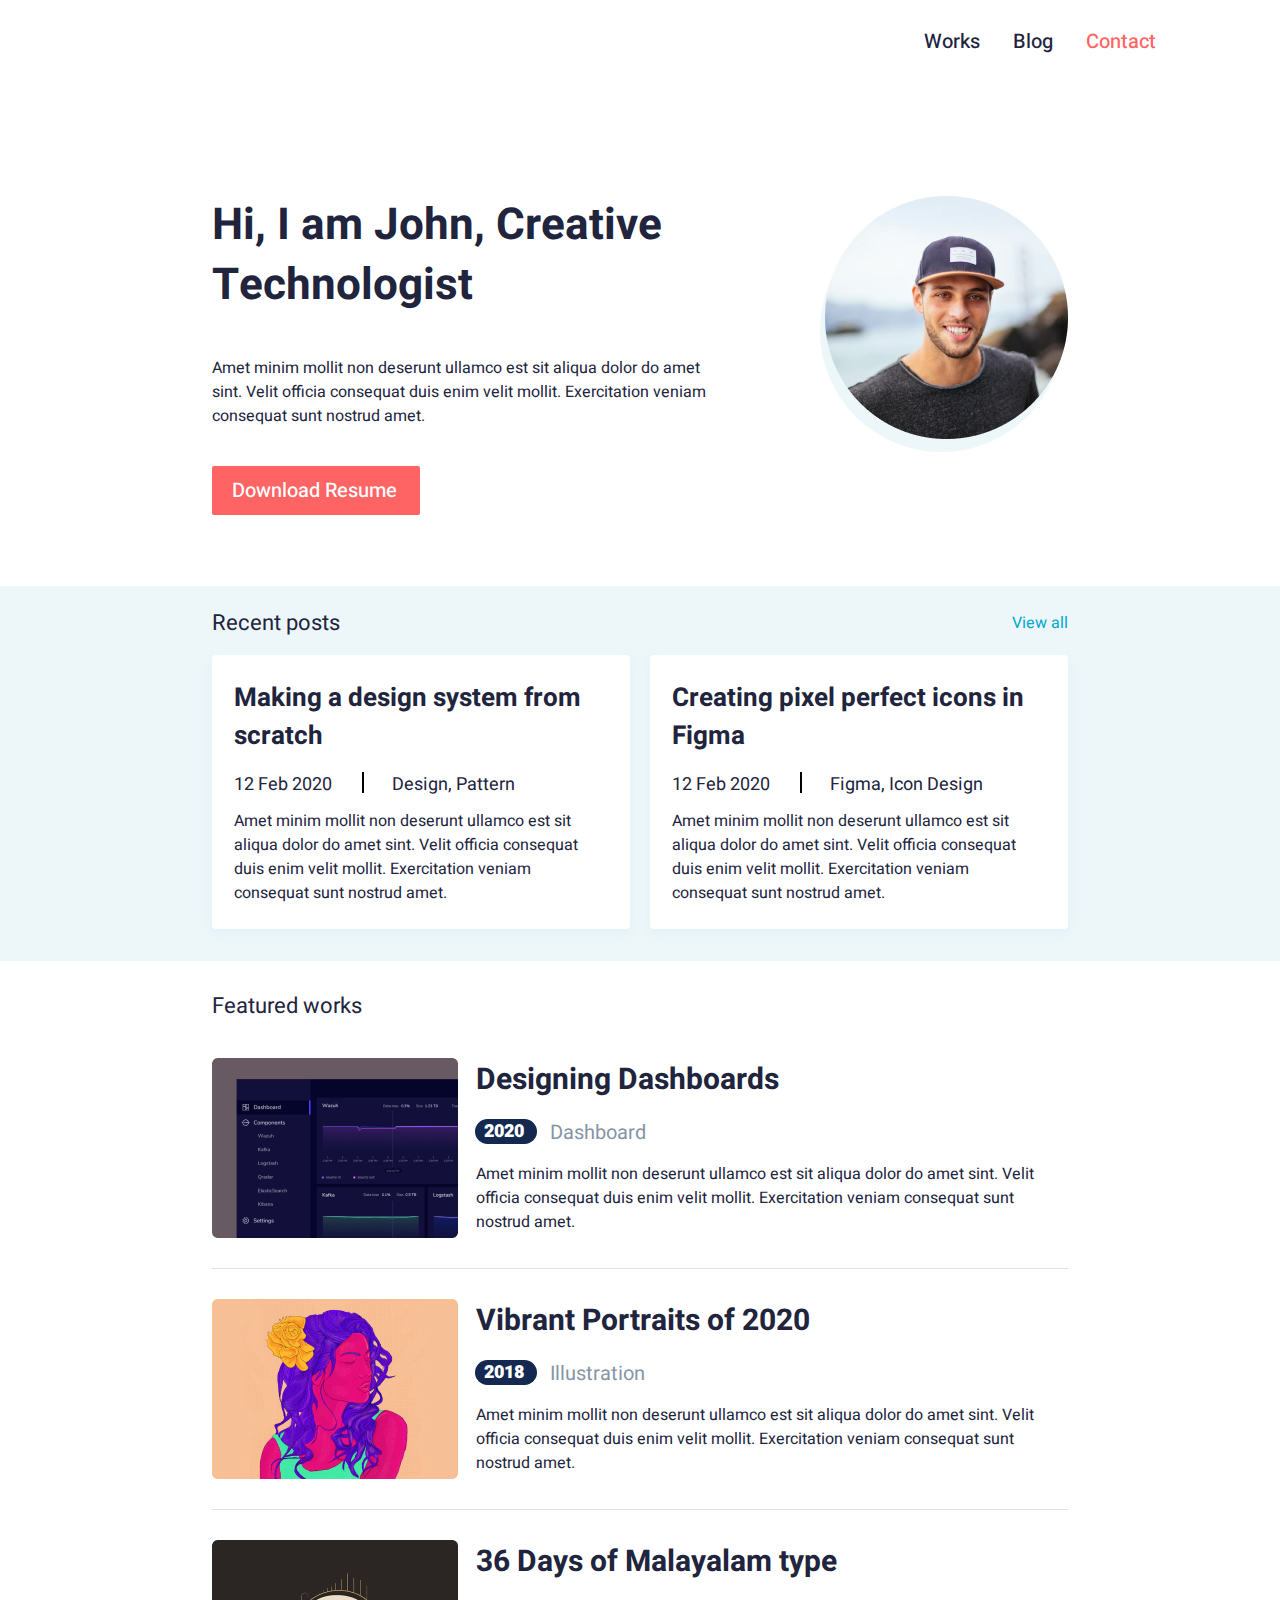
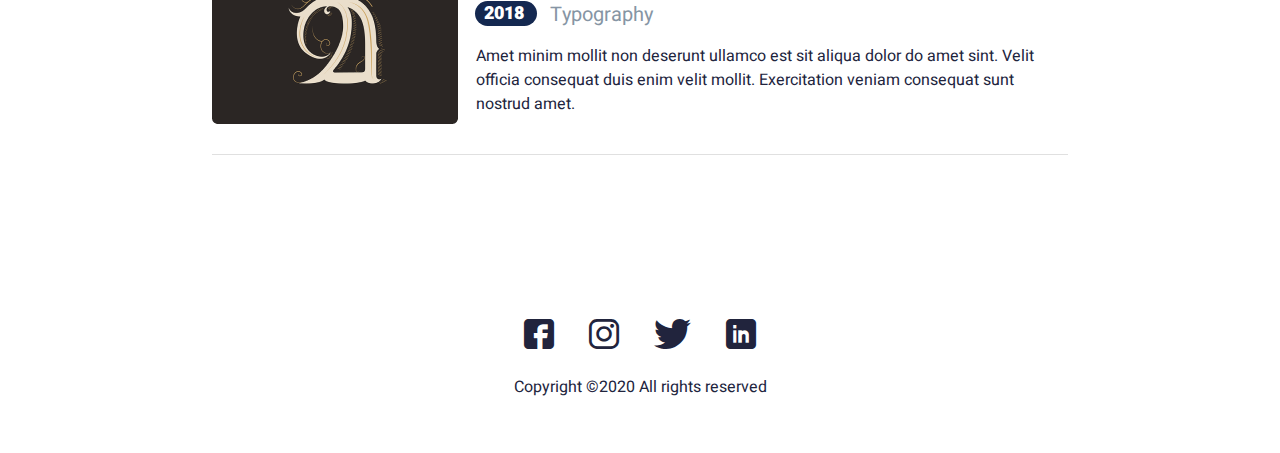
<file: index.html>
<!DOCTYPE html>
<html lang="en">
<head>
	<meta charset="UTF-8">
	<meta http-equiv="X-UA-Compatible" content="IE=edge">
	<meta name="viewport" content="width=device-width, initial-scale=1.0">
	<link rel="stylesheet" href="./css/main.css">
	<link rel="stylesheet" href="./css/style.css">
	<link rel="stylesheet" href="./icon-fonts/fonts.css">
	<link href="https://fonts.googleapis.com/css?family=Heebo:100,200,300,regular,500,600,700,800,900" rel="stylesheet" />
	<title>John</title>
</head>
<body>
	<header class="header">
		<div class="header__container">
			<div class="header__row">
				<ul>
					<li><a href="./works.html">Works</a></li>
					<li><a href="./blog.html">Blog</a></li>
					<li><a href="#" class="header__active">Contact</a></li>
				</ul>
			</div>
			<div class="header__menu">
				<span></span>
			</div>
		</div>
	</header>
	<main class="main">
		<section class="home">
			<div class="home__container">
				<div class="home__row">
					<div class="home__text">
						<h1 class="home__text-title">Hi, I am John,
							Creative Technologist</h1>
						<p class="home__title-subtitle">Amet minim mollit non deserunt ullamco est sit aliqua dolor do amet sint. Velit
							officia consequat duis enim velit
							mollit. Exercitation veniam consequat sunt nostrud amet.</p>
						<div class="home__title-download"><a href="#" download>Download Resume</a></div>
					</div>
					<div class="home__picture">
						<img class="home__picture-under-photo" src="./img/home/photo.svg" alt="under-photo">
						<img src="./img/home/photo.png" alt="photo">
					</div>
				</div>
			</div>
		</section>
		<sections class="posts">
			<div class="posts__background">
				<div class="home__container">
					<div class="posts__recent">
						<div class="posts__recent-post">Recent posts</div>
						<div class="posts__recent-link"><a href="#">View all</a></div>
					</div>
					<div class="card">
						<a href="#" class="post">
							<div class="post__card">
								<h1 class="post__card-title">Making a design system from scratch</h1>
								<div class="post__card-text">
									<p class="post__card-text-date">12 Feb 2020</p>
									<span class="post__card-text-vector"></span>
									<p class="post__card-text-design">Design, Pattern</p>
								</div>
								<h2 class="post__card-subtitle">Amet minim mollit non deserunt ullamco est sit aliqua dolor do amet sint. Velit
									officia consequat duis enim velit
									mollit. Exercitation veniam consequat sunt nostrud amet.</h2>
							</div>
						</a>
						<a href="#" class="post">
							<div class="post__card">
								<h1 class="post__card-title">Creating pixel perfect icons in Figma</h1>
								<div class="post__card-text">
									<p class="post__card-text-date">12 Feb 2020</p>
									<span class="post__card-text-vector"></span>
									<p class="post__card-text-design">Figma, Icon Design</p>
								</div>
								<h2 class="post__card-subtitle">Amet minim mollit non deserunt ullamco est sit aliqua dolor do amet sint. Velit
									officia consequat duis enim velit
									mollit. Exercitation veniam consequat sunt nostrud amet.</h2>
							</div>
						</a>
						
					</div>
				</div>
			</div>
		</sections>
		<section class="featured__works">
			<div class="home__container">
				<h1 class="works__featured">Featured works</h1>
				<div class="featured__cards">
					<a href="#" class="featured__card">
						<div class="featured__card-picture-info">
							<div class="featured__card-picture">
								<img src="./img/works/1.png" alt="works-1">
							</div>
							<div class="featured__card-info">
								<h1 class="featured__card-info-title">Designing Dashboards</h1>
								<div class="featured__card-info-details">
									<p class="featured__card-info-details-date">2020</p>
									<h2 class="featured__card-info-details-program">Dashboard</h2>
								</div>
								<p class="featured__card-info-subtext">Amet minim mollit non deserunt ullamco est sit aliqua dolor do amet sint.
									Velit officia consequat duis enim velit
									mollit. Exercitation veniam consequat sunt nostrud amet.</p>
							</div>
						</div>
					</a>
					<a href="#" class="featured__card">
						<div class="featured__card-picture-info">
							<div class="featured__card-picture">
								<img src="./img/works/2.png" alt="works-2">
							</div>
							<div class="featured__card-info">
								<h1 class="featured__card-info-title">Vibrant Portraits of 2020</h1>
								<div class="featured__card-info-details">
									<p class="featured__card-info-details-date">2018</p>
									<h2 class="featured__card-info-details-program">Illustration</h2>
								</div>
								<p class="featured__card-info-subtext">Amet minim mollit non deserunt ullamco est sit aliqua dolor do amet
									sint.
									Velit officia consequat duis enim velit
									mollit. Exercitation veniam consequat sunt nostrud amet.</p>
							</div>
						</div>
					</a>
					<a href="#" class="featured__card">
						<div class="featured__card-picture-info">
							<div class="featured__card-picture">
								<img src="./img/works/3.png" alt="works-3">
							</div>
							<div class="featured__card-info">
								<h1 class="featured__card-info-title">36 Days of Malayalam type</h1>
								<div class="featured__card-info-details">
									<p class="featured__card-info-details-date">2018</p>
									<h2 class="featured__card-info-details-program">Typography</h2>
								</div>
								<p class="featured__card-info-subtext">Amet minim mollit non deserunt ullamco est sit aliqua dolor do amet
									sint.
									Velit officia consequat duis enim velit
									mollit. Exercitation veniam consequat sunt nostrud amet.</p>
							</div>
						</div>
					</a>
				</div>

			</div>
		</section>
	</main>
	<footer class="footer">
		<div class="home__container">
			<div class="footer__social">
				<a href="#" class="social-item _icon-fb"></a>
				<a href="#" class="social-item _icon-insta"></a>
				<a href="#" class="social-item _icon-twitter"></a>
				<a href="#" class="social-item _icon-Linkedin"></a>
			</div>
			<div class="footer__copy">Copyright ©2020 All rights reserved</div>
		</div>
	</footer>
	
	<script src="./js/main.js"></script>
</body>
</html>
</file>
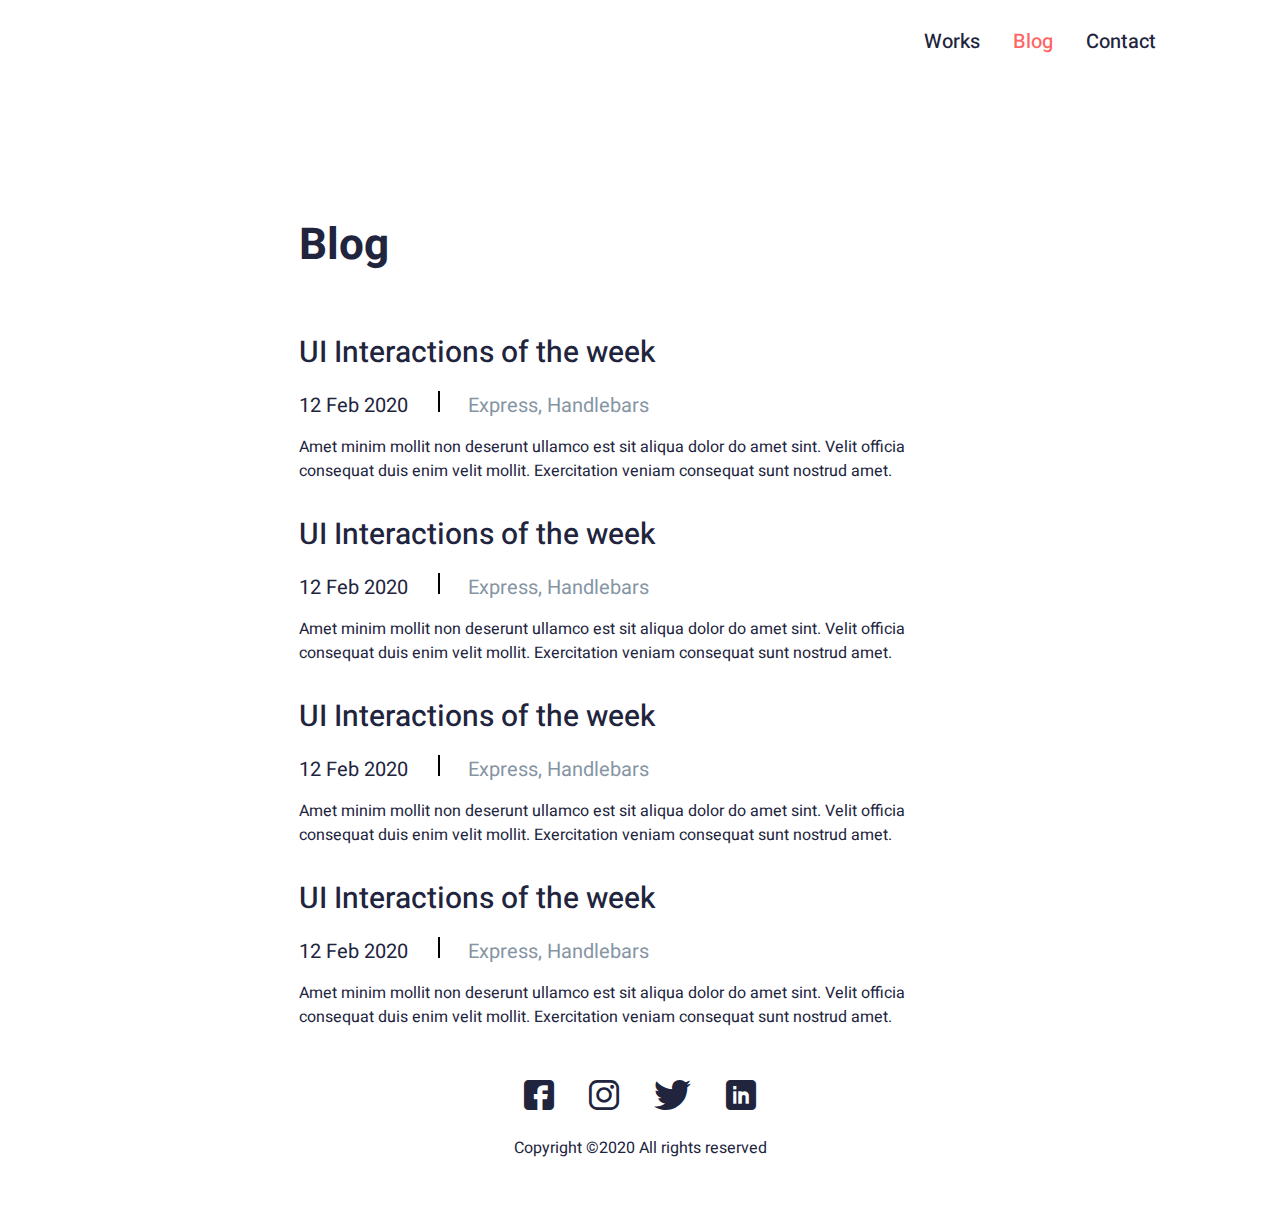
<file: blog.html>
<!DOCTYPE html>
<html lang="en">

<head>
	<meta charset="UTF-8">
	<meta http-equiv="X-UA-Compatible" content="IE=edge">
	<meta name="viewport" content="width=device-width, initial-scale=1.0">
	<link rel="stylesheet" href="./css/main.css">
	<link rel="stylesheet" href="./css/style.css">
	<link rel="stylesheet" href="./icon-fonts/fonts.css">
	<link href="https://fonts.googleapis.com/css?family=Heebo:100,200,300,regular,500,600,700,800,900"
		rel="stylesheet" />
	<title>John</title>
</head>

<body>
	<header class="header">
		<div class="header__container">
			<div class="header__row">
				<ul>
					<li><a href="./works.html">Works</a></li>
					<li><a href="#" class="header__active">Blog</a></li>
					<li><a href="./index.html">Contact</a></li>
				</ul>
			</div>
			<div class="header__menu">
				<span></span>
			</div>
		</div>
	</header>
	<main class="main">
		<section class="blog">
			<div class="general__container">
				<h1 class="blog__name">Blog</h1>
				<div class="blog__cards">
					<a href="#" class="blog__card">
						<div class="blog__card-info">
							<h2 class="blog__title">UI Interactions of the week</h2>
							<div class="blog__card-text">
								<p class="blod__card-text-date">12 Feb 2020</p>
								<span class="blog__card-text-vector"></span>
								<p class="blog__card-text-design">Express, Handlebars</p>
							</div>
							<h3 class="blog__subtitle">Amet minim mollit non deserunt ullamco est sit aliqua dolor do amet sint. Velit officia
								consequat duis enim velit
								mollit. Exercitation veniam consequat sunt nostrud amet.</h3>
						</div>
					</a>
					<a href="#" class="blog__card">
						<div class="blog__card-info">
							<h2 class="blog__title">UI Interactions of the week</h2>
							<div class="blog__card-text">
								<p class="blod__card-text-date">12 Feb 2020</p>
								<span class="blog__card-text-vector"></span>
								<p class="blog__card-text-design">Express, Handlebars</p>
							</div>
							<h3 class="blog__subtitle">Amet minim mollit non deserunt ullamco est sit aliqua dolor do amet sint. Velit officia
								consequat duis enim velit
								mollit. Exercitation veniam consequat sunt nostrud amet.</h3>
						</div>
					</a>
					<a href="#" class="blog__card">
						<div class="blog__card-info">
							<h2 class="blog__title">UI Interactions of the week</h2>
							<div class="blog__card-text">
								<p class="blod__card-text-date">12 Feb 2020</p>
								<span class="blog__card-text-vector"></span>
								<p class="blog__card-text-design">Express, Handlebars</p>
							</div>
							<h3 class="blog__subtitle">Amet minim mollit non deserunt ullamco est sit aliqua dolor do amet sint. Velit officia
								consequat duis enim velit
								mollit. Exercitation veniam consequat sunt nostrud amet.</h3>
						</div>
					</a>
					<a href="#" class="blog__card">
						<div class="blog__card-info">
							<h2 class="blog__title">UI Interactions of the week</h2>
							<div class="blog__card-text">
								<p class="blod__card-text-date">12 Feb 2020</p>
								<span class="blog__card-text-vector"></span>
								<p class="blog__card-text-design">Express, Handlebars</p>
							</div>
							<h3 class="blog__subtitle">Amet minim mollit non deserunt ullamco est sit aliqua dolor do amet sint. Velit officia
								consequat duis enim velit
								mollit. Exercitation veniam consequat sunt nostrud amet.</h3>
						</div>
					</a>
				</div>
			</div>
		</section>
	</main>
	<footer class="footer">
		<div class="home__container">
			<div class="footer__social">
				<a href="#" class="social-item _icon-fb"></a>
				<a href="#" class="social-item _icon-insta"></a>
				<a href="#" class="social-item _icon-twitter"></a>
				<a href="#" class="social-item _icon-Linkedin"></a>
			</div>
			<div class="footer__copy">Copyright ©2020 All rights reserved</div>
		</div>
	</footer>

	<script src="./js/main.js"></script>
</body>

</html>
</file>
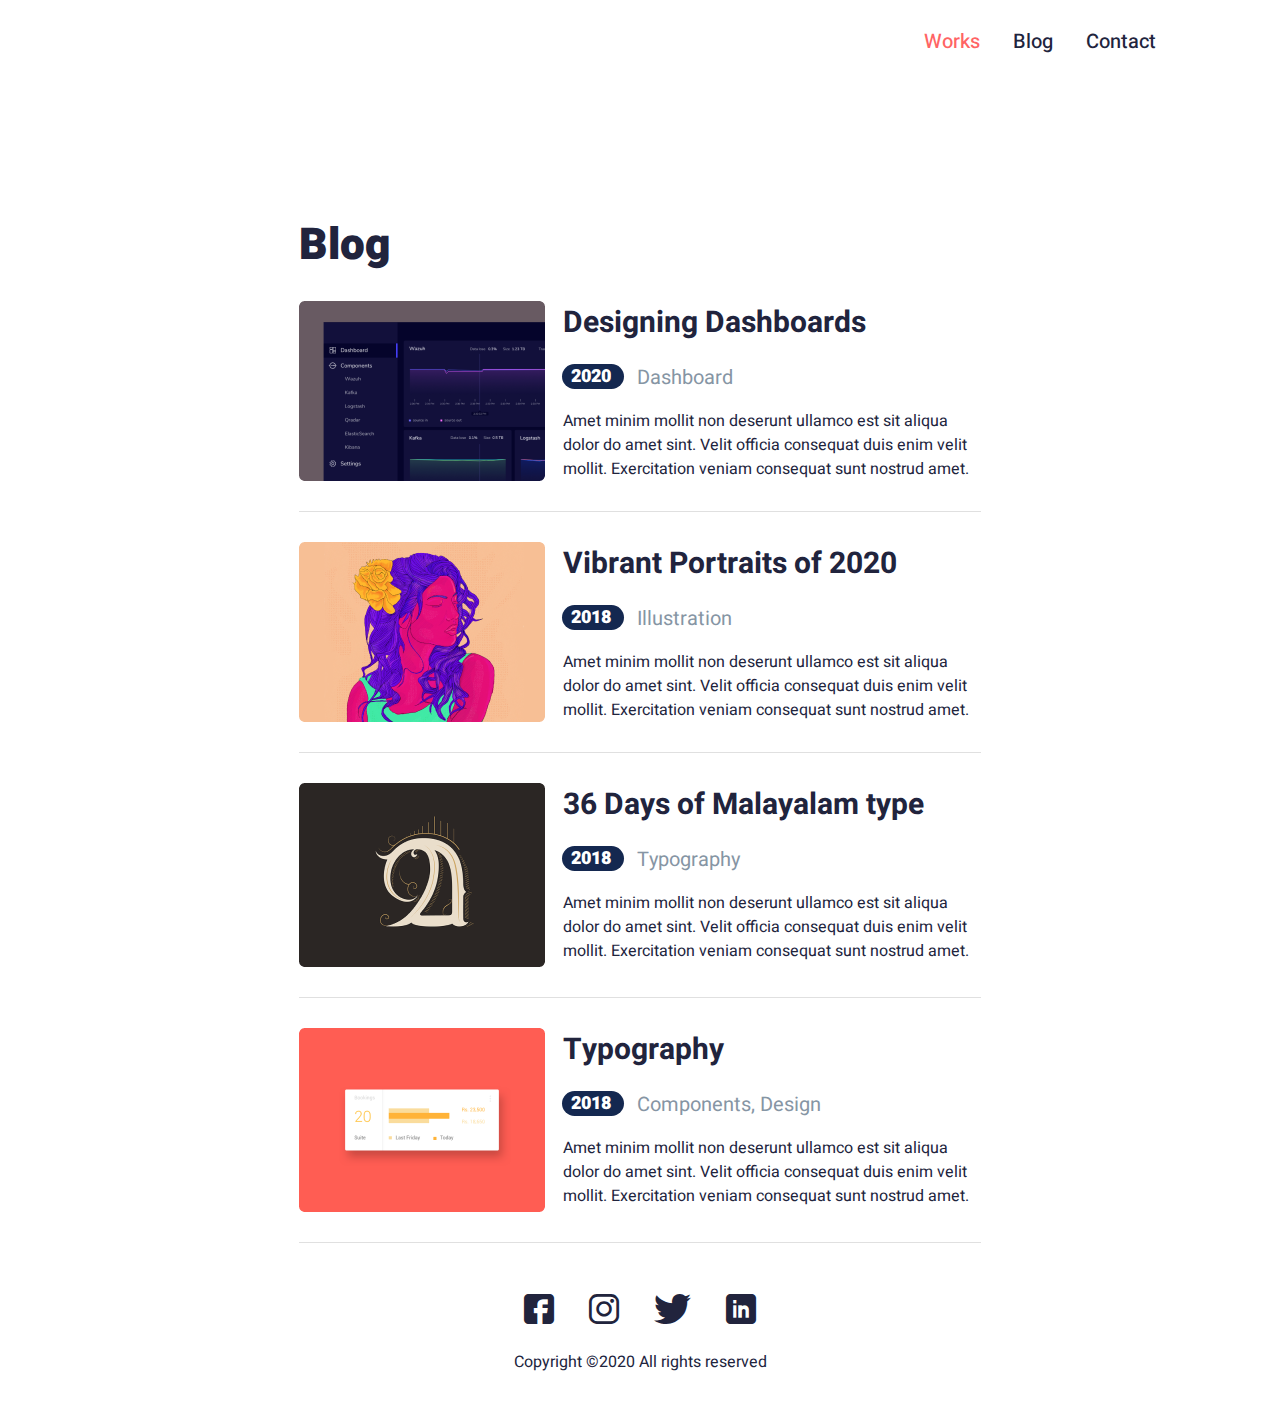
<file: works.html>
<!DOCTYPE html>
<html lang="en">

<head>
	<meta charset="UTF-8">
	<meta http-equiv="X-UA-Compatible" content="IE=edge">
	<meta name="viewport" content="width=device-width, initial-scale=1.0">
	<link rel="stylesheet" href="./css/main.css">
	<link rel="stylesheet" href="./css/style.css">
	<link rel="stylesheet" href="./icon-fonts/fonts.css">
	<link href="https://fonts.googleapis.com/css?family=Heebo:100,200,300,regular,500,600,700,800,900"
		rel="stylesheet" />
	<title>John</title>
</head>

<body>
	<header class="header">
		<div class="header__container">
			<div class="header__row">
				<ul>
					<li><a href="#" class="header__active">Works</a></li>
					<li><a href="./blog.html">Blog</a></li>
					<li><a href="./index.html">Contact</a></li>
				</ul>
			</div>
			<div class="header__menu">
				<span></span>
			</div>
		</div>
	</header>
	<main class="main">
		<section class="works">
			<div class="general__container">
				<h1 class="works__name">Blog</h1>
				<div class="works__cards">
					<a href="#" class="works__card">
						<div class="works__card-picture-info">
							<div class="works__card-picture">
								<img src="./img/works/1.png" alt="works-1">
							</div>
							<div class="works__card-info">
								<h1 class="works__card-info-title">Designing Dashboards</h1>
								<div class="works__card-info-details">
									<p class="works__card-info-details-date">2020</p>
									<h2 class="works__card-info-details-program">Dashboard</h2>
								</div>
								<p class="works__card-info-subtext">Amet minim mollit non deserunt ullamco est sit aliqua dolor do amet
									sint.
									Velit officia consequat duis enim velit
									mollit. Exercitation veniam consequat sunt nostrud amet.</p>
							</div>
						</div>
					</a>
					<a href="#" class="works__card">
						<div class="works__card-picture-info">
							<div class="works__card-picture">
								<img src="./img/works/2.png" alt="works-2">
							</div>
							<div class="works__card-info">
								<h1 class="works__card-info-title">Vibrant Portraits of 2020</h1>
								<div class="works__card-info-details">
									<p class="works__card-info-details-date">2018</p>
									<h2 class="works__card-info-details-program">Illustration</h2>
								</div>
								<p class="works__card-info-subtext">Amet minim mollit non deserunt ullamco est sit aliqua dolor do amet
									sint.
									Velit officia consequat duis enim velit
									mollit. Exercitation veniam consequat sunt nostrud amet.</p>
							</div>
						</div>
					</a>
					<a href="#" class="works__card">
						<div class="works__card-picture-info">
							<div class="works__card-picture">
								<img src="./img/works/3.png" alt="works-3">
							</div>
							<div class="works__card-info">
								<h1 class="works__card-info-title">36 Days of Malayalam type</h1>
								<div class="works__card-info-details">
									<p class="works__card-info-details-date">2018</p>
									<h2 class="works__card-info-details-program">Typography</h2>
								</div>
								<p class="works__card-info-subtext">Amet minim mollit non deserunt ullamco est sit aliqua dolor do amet
									sint.
									Velit officia consequat duis enim velit
									mollit. Exercitation veniam consequat sunt nostrud amet.</p>
							</div>
						</div>
					</a>
					<a href="#" class="works__card">
						<div class="works__card-picture-info">
							<div class="works__card-picture">
								<img src="./img/works/4.png" alt="works-4">
							</div>
							<div class="works__card-info">
								<h1 class="works__card-info-title">Typography</h1>
								<div class="works__card-info-details">
									<p class="works__card-info-details-date">2018</p>
									<h2 class="works__card-info-details-program">Components, Design</h2>
								</div>
								<p class="works__card-info-subtext">Amet minim mollit non deserunt ullamco est sit aliqua dolor do amet
									sint.
									Velit officia consequat duis enim velit
									mollit. Exercitation veniam consequat sunt nostrud amet.</p>
							</div>
						</div>
					</a>
					<a href="#" class="works__card mobail">
						<div class="works__card-picture-info">
							<div class="works__card-picture">
								<img src="./img/works/5.png" alt="works-5">
							</div>
							<div class="works__card-info">
								<h1 class="works__card-info-title">Designing Landing pages</h1>
								<div class="works__card-info-details">
									<p class="works__card-info-details-date">2020</p>
									<h2 class="works__card-info-details-program">Website</h2>
								</div>
								<p class="works__card-info-subtext">Amet minim mollit non deserunt ullamco est sit aliqua dolor do amet
									sint.
									Velit officia consequat duis enim velit
									mollit. Exercitation veniam consequat sunt nostrud amet.</p>
							</div>
						</div>
					</a>
				</div>
			</div>
		</section>
	</main>
	<footer class="footer">
		<div class="home__container">
			<div class="footer__social">
				<a href="#" class="social-item _icon-fb"></a>
				<a href="#" class="social-item _icon-insta"></a>
				<a href="#" class="social-item _icon-twitter"></a>
				<a href="#" class="social-item _icon-Linkedin"></a>
			</div>
			<div class="footer__copy">Copyright ©2020 All rights reserved</div>
		</div>
	</footer>

	<script src="./js/main.js"></script>
</body>

</html>
</file>
<file: css/main.css>
.header__active {
  color: #FF6464; }
.header__container {
  max-width: 1062px;
  padding: 0 15px;
  margin: 0 auto;
  display: flex;
  justify-content: end; }
.header__row ul {
  display: flex;
  justify-content: flex-end;
  font-weight: 500;
  font-size: 20px;
  line-height: 29px;
  margin-top: 27px; }
  .header__row ul li:not(:first-child) {
    margin-left: 33px; }
  .header__row ul a:hover {
    color: #FF6464; }

.home {
  padding-top: 140px; }
  .home__container {
    max-width: 886px;
    padding: 0 15px;
    margin: 0 auto; }
  .home__row {
    display: flex; }
  .home__text {
    margin-right: 106px; }
  .home__text-title {
    font-weight: 700;
    font-size: 44px;
    line-height: 60px;
    color: #21243D;
    margin-bottom: 40px; }
  .home__title-subtitle {
    margin-bottom: 38px; }
  .home__title-download {
    font-weight: 500;
    font-size: 20px;
    line-height: 29px;
    color: #FFFFFF;
    width: 208px;
    padding: 10px 20px;
    background: #FF6464;
    border-radius: 2px;
    margin-bottom: 71px;
    transition: 0.3s ease-in; }
    .home__title-download:hover {
      background: #ff4c4c;
      transform: scale(1.05); }
  .home__picture {
    position: relative; }
  .home__picture-under-photo {
    position: absolute;
    left: -5px;
    top: 13px;
    z-index: -1; }

@media (max-width: 656px) {
  .home {
    padding-top: 33px; }
    .home__row {
      flex-direction: column-reverse;
      flex-wrap: wrap; }
    .home__text {
      margin: 0; }
    .home__text-title {
      font-size: 32px;
      line-height: 40px;
      text-align: center;
      margin-bottom: 21px; }
    .home__title-subtitle {
      text-align: center;
      margin-bottom: 27px; }
    .home__title-download {
      position: relative;
      left: 50%;
      transform: translate(-50%, 0);
      margin-bottom: 58px; }
    .home__picture {
      margin: 0 auto;
      margin-bottom: 34px; } }
.posts__background {
  background: #EDF7FA;
  padding: 7px 0 32px 0; }
.posts__recent {
  display: flex;
  justify-content: space-between;
  align-items: center;
  margin-bottom: 2px; }
.posts__recent-post {
  font-size: 22px;
  line-height: 60px; }
.posts__recent-link {
  color: #00A8CC; }
  .posts__recent-link a:hover {
    color: #FF6464;
    font-weight: 500; }

.card {
  display: flex;
  justify-content: space-between; }

.post {
  transition: 0.3s ease-in; }
  .post:hover {
    transform: scale(1.05); }
  .post__card {
    width: 418px;
    background: #FFFFFF;
    box-shadow: 0px 4px 10px rgba(187, 225, 250, 0.25);
    border-radius: 4px;
    padding: 24px 22px; }
  .post__card-title {
    font-weight: 700;
    font-size: 26px;
    line-height: 38px;
    margin-bottom: 17px; }
  .post__card-text {
    display: flex;
    position: relative;
    font-size: 18px;
    line-height: 26px;
    margin-bottom: 11px; }
  .post__card-text-vector::after {
    content: "";
    position: absolute;
    height: 21px;
    border: 1px solid #000000;
    margin-left: 30px; }
  .post__card-text-design {
    margin-left: 60px; }

@media (max-width: 890px) {
  .card {
    justify-content: space-around; }

  .post__card {
    width: 354px; }
  .post__card-title {
    font-size: 22px;
    line-height: 30px; }
  .post__card-text {
    font-size: 16px;
    line-height: 24px; } }
@media (max-width: 782px) {
  .posts__recent {
    justify-content: space-around; }

  .card {
    flex-wrap: wrap; }

  .post:first-child {
    margin-bottom: 17px; }
  .post__card {
    width: 500px; } }
@media (max-width: 656px) {
  .posts__recent-link {
    display: none; }

  .card {
    flex-wrap: wrap; }

  .post__card {
    width: 354px; } }
.works__featured {
  font-size: 22px;
  line-height: 60px;
  margin: 15px 0 22px 0; }

.featured__cards {
  padding-bottom: 83px; }
.featured__card-picture-info {
  display: flex;
  margin-bottom: 30px;
  padding-bottom: 30px;
  border-bottom: 1px solid #E0E0E0;
  transition: 0.3s ease-in; }
  .featured__card-picture-info:hover {
    transform: scale(1.05); }
.featured__card-picture {
  margin-right: 18px; }
.featured__card-info-title {
  font-weight: 700;
  font-size: 30px;
  line-height: 44px; }
.featured__card-info-details {
  display: flex;
  align-items: center; }
.featured__card-info-details-date {
  position: relative;
  font-weight: 900;
  font-size: 18px;
  line-height: 60px;
  color: #FFFFFF;
  margin: 0 26px 0 8px; }
  .featured__card-info-details-date:after {
    content: "";
    position: absolute;
    width: 62px;
    height: 25px;
    top: 17px;
    left: -9px;
    background: #142850;
    border-radius: 16px;
    z-index: -10; }
.featured__card-info-details-program {
  font-size: 20px;
  line-height: 29px;
  color: #8695A4; }

@media (max-width: 782px) {
  .featured__card-picture-info {
    flex-wrap: wrap; }
  .featured__card-picture {
    position: relative;
    display: block;
    min-height: 180px;
    min-width: 100%;
    overflow: hidden;
    padding: 0 0 50% 0;
    margin-bottom: 17px; }
    .featured__card-picture img {
      position: absolute;
      width: 100%;
      height: 100%;
      object-fit: cover;
      display: block; } }
@media (max-width: 656px) {
  .featured__card-info-title {
    font-size: 24px;
    line-height: 30px; }
  .featured__card-info-details-date {
    font-size: 16px; }
  .featured__card-info-details-program {
    font-size: 16px;
    line-height: 24px; } }
.footer {
  text-align: center; }
  .footer__social {
    display: flex;
    justify-content: center;
    align-items: center;
    margin-top: 51px; }
  .footer__copy {
    margin-bottom: 54px; }
  .footer a {
    transition: 0.3s ease-in; }
    .footer a:hover {
      color: #FF6464;
      transform: scale(1.05); }

.social-item {
  font-size: 30px;
  color: #21243D;
  margin-bottom: 26px; }
  .social-item:not(:last-child) {
    margin-right: 35px; }

@media (max-width: 782px) {
  .footer__social {
    margin-top: 25px; } }
.blog__name {
  font-weight: 700;
  font-size: 44px;
  line-height: 60px;
  margin: 160px 0 55px 0; }
.blog__card-info {
  transition: 0.3s ease-in; }
  .blog__card-info:hover {
    transform: scale(1.05); }
.blog__card {
  border-bottom: 1px solid #E0E0E0; }
  .blog__card:not(:first-child) {
    margin-top: 30px; }
.blog__title {
  font-weight: 500;
  font-size: 30px;
  line-height: 44px;
  margin-bottom: 16px; }
.blog__card-text {
  display: flex;
  font-size: 20px;
  line-height: 29px;
  margin-bottom: 15px; }
.blog__card-text-vector::after {
  content: "";
  position: absolute;
  height: 21px;
  border: 1px solid #000000;
  margin-left: 30px; }
.blog__card-text-design {
  font-size: 20px;
  line-height: 29px;
  color: #8695A4;
  margin-left: 60px; }
.blog__subtitle {
  margin-bottom: 30px; }

.general__container {
  max-width: 712px;
  padding: 0 15px;
  margin: 0 auto; }

@media (max-width: 782px) {
  .blog__name {
    margin: 74px 0 18px 0; }
  .blog__card:not(:first-child) {
    margin-top: 18px; }
  .blog__title {
    font-size: 30px;
    line-height: 60px;
    margin-bottom: 5px; }
  .blog__card-text {
    font-size: 16px;
    line-height: 24px;
    margin-bottom: 17px; }
  .blog__card-text-design {
    font-size: 16px;
    line-height: 24px; }
  .blog__subtitle {
    margin-bottom: 24px; } }
.works__name {
  font-weight: 900;
  font-size: 44px;
  line-height: 60px;
  margin: 160px 0 25px 0; }
.works__card-picture-info {
  display: flex;
  margin-bottom: 30px;
  padding-bottom: 30px;
  border-bottom: 1px solid #E0E0E0;
  transition: 0.3s ease-in; }
  .works__card-picture-info:hover {
    transform: scale(1.05); }
.works__card-picture {
  margin-right: 18px; }
.works__card-info-title {
  font-weight: 700;
  font-size: 30px;
  line-height: 44px;
  margin-bottom: 2px; }
.works__card-info-details {
  display: flex;
  align-items: center;
  margin-bottom: 2px; }
.works__card-info-details-date {
  position: relative;
  font-weight: 900;
  font-size: 18px;
  line-height: 60px;
  color: #FFFFFF;
  margin: 0 26px 0 8px; }
  .works__card-info-details-date:after {
    content: "";
    position: absolute;
    width: 62px;
    height: 25px;
    top: 17px;
    left: -9px;
    background: #142850;
    border-radius: 16px;
    z-index: -10; }
.works__card-info-details-program {
  font-size: 20px;
  line-height: 29px;
  color: #8695A4; }

.mobail {
  display: none; }

@media (max-width: 782px) {
  .works__name {
    margin: 74px 0 13px 0; }
  .works__card-picture-info {
    flex-wrap: wrap; }
  .works__card-picture {
    position: relative;
    display: block;
    min-height: 180px;
    min-width: 100%;
    overflow: hidden;
    padding: 0 0 50% 0;
    margin-bottom: 17px; }
    .works__card-picture img {
      position: absolute;
      width: 100%;
      height: 100%;
      object-fit: cover;
      display: block; }
  .works__card-picture-info {
    padding-bottom: 17px; }

  .mobail {
    display: block; } }
@media (max-width: 656px) {
  .works__card-info-title {
    font-size: 24px;
    line-height: 30px; }
  .works__card-info-details-date {
    font-size: 16px; }
  .works__card-info-details-program {
    font-size: 16px;
    line-height: 24px; } }

/*# sourceMappingURL=main.css.map */
</file>
<file: icon-fonts/fonts.css>
@font-face {
	font-family: 'icons';
	src: url('../icon-fonts/icons.eot?7pgsq5');
	src: url('../icon-fonts/icons.eot?7pgsq5#iefix') format('embedded-opentype'),
		url('../icon-fonts/icons.ttf?7pgsq5') format('truetype'),
		url('../icon-fonts/icons.woff?7pgsq5') format('woff'),
		url('../icon-fonts/icons.svg?7pgsq5#icons') format('svg');
	font-weight: normal;
	font-style: normal;
	font-display: block;
}

[class^="_icon-"], [class*=" _icon-"] {
  /* use !important to prevent issues with browser extensions that change fonts */
  font-family: 'icons' !important;
  speak: never;
  font-style: normal;
  font-weight: normal;
  font-variant: normal;
  text-transform: none;
  line-height: 1;

  /* Better Font Rendering =========== */
  -webkit-font-smoothing: antialiased;
  -moz-osx-font-smoothing: grayscale;
}

._icon-fb:before {
  content: "\e900";
}
._icon-insta:before {
  content: "\e901";
}
._icon-Linkedin:before {
  content: "\e902";
}
._icon-twitter:before {
  content: "\e903";
}
</file>
<file: css/style.css>
/* RESET */
*,
*::before,
*::after {
	padding: 0;
	margin: 0;
	border: 0;
	box-sizing: border-box;
}

a {
	text-decoration: none;
	color: inherit;
}

ul,
ol,
li {
	list-style: none;
}

img {
	vertical-align: top;
}

h1,
h2,
h3,
h4,
h5,
h6 {
	font-size: inherit;
	font-weight: inherit;
}
/* ---------------------------------------------------------------------------------------------------------- */
/* BASE */
html, body {
	font-family: 'Heebo';
	font-weight: 400;
	font-size: 16px;
	line-height: 24px;

	color: #21243D;
}
/* ---------------------------------------------------------------------------------------------------------- */
/* MENU BURGER */
.header__menu_icon {
	display: none;
}
body._lock {
	overflow: hidden;
}

@media (max-width: 767px) {
	.header__menu {
		z-index: 5;
		display: block;
		position: relative;

		width: 30px;
		height: 18px;

		cursor: pointer;

		margin: 20px 12px 0 0;
		position: fixed;
	}
	.header__menu span,
	.header__menu:before, 
	.header__menu:after {
		position: absolute;
		height: 10%;
		width: 100%;
		transition: all 0.3s ease 0s;
		background-color: #21243D;
	}
	.header__menu:before,
	.header__menu:after {
		content: "";
	}
	.header__menu:before {
		top: 0;
	}
	.header__menu:after {
		bottom: 0;
	}
	.header__menu span {
		top: 50%;
		transform: scale(1) translate(0px, -50%);
	}
	.header__menu._active span {
		transform: scale(0) translate(0px, -50%);
	}
	.header__menu._active:before {
		top: 50%;
		transform: rotate(-45deg) translate(0px, -50%);
	}
	.header__menu._active:after {
		bottom: 50%;
		transform: rotate(45deg) translate(0px, 50%);
	}
	.header__row {
		position: fixed;
		z-index: 2;
		top: 0;
		left: -100%;

		width: 100%;
		height: 100%;
		overflow: auto;
		background-color: #fffffff4;
		padding: 70px 30px 30px 30px;
		transition: left 0.3s ease 0s;
	}
	.header__row._active {
		left: 0;
	}
	.header__active {
		color: #21243D;
	}
	.header__row ul{
		flex-direction: column;

		font-weight: bold;
		font-size: 55px;
		line-height: 80px;
		text-align: center;
		color: #21243D;

		margin: 0;
	}
	.header__row ul li:not(:first-child) {
		margin: 0;
	}
}
</file>
